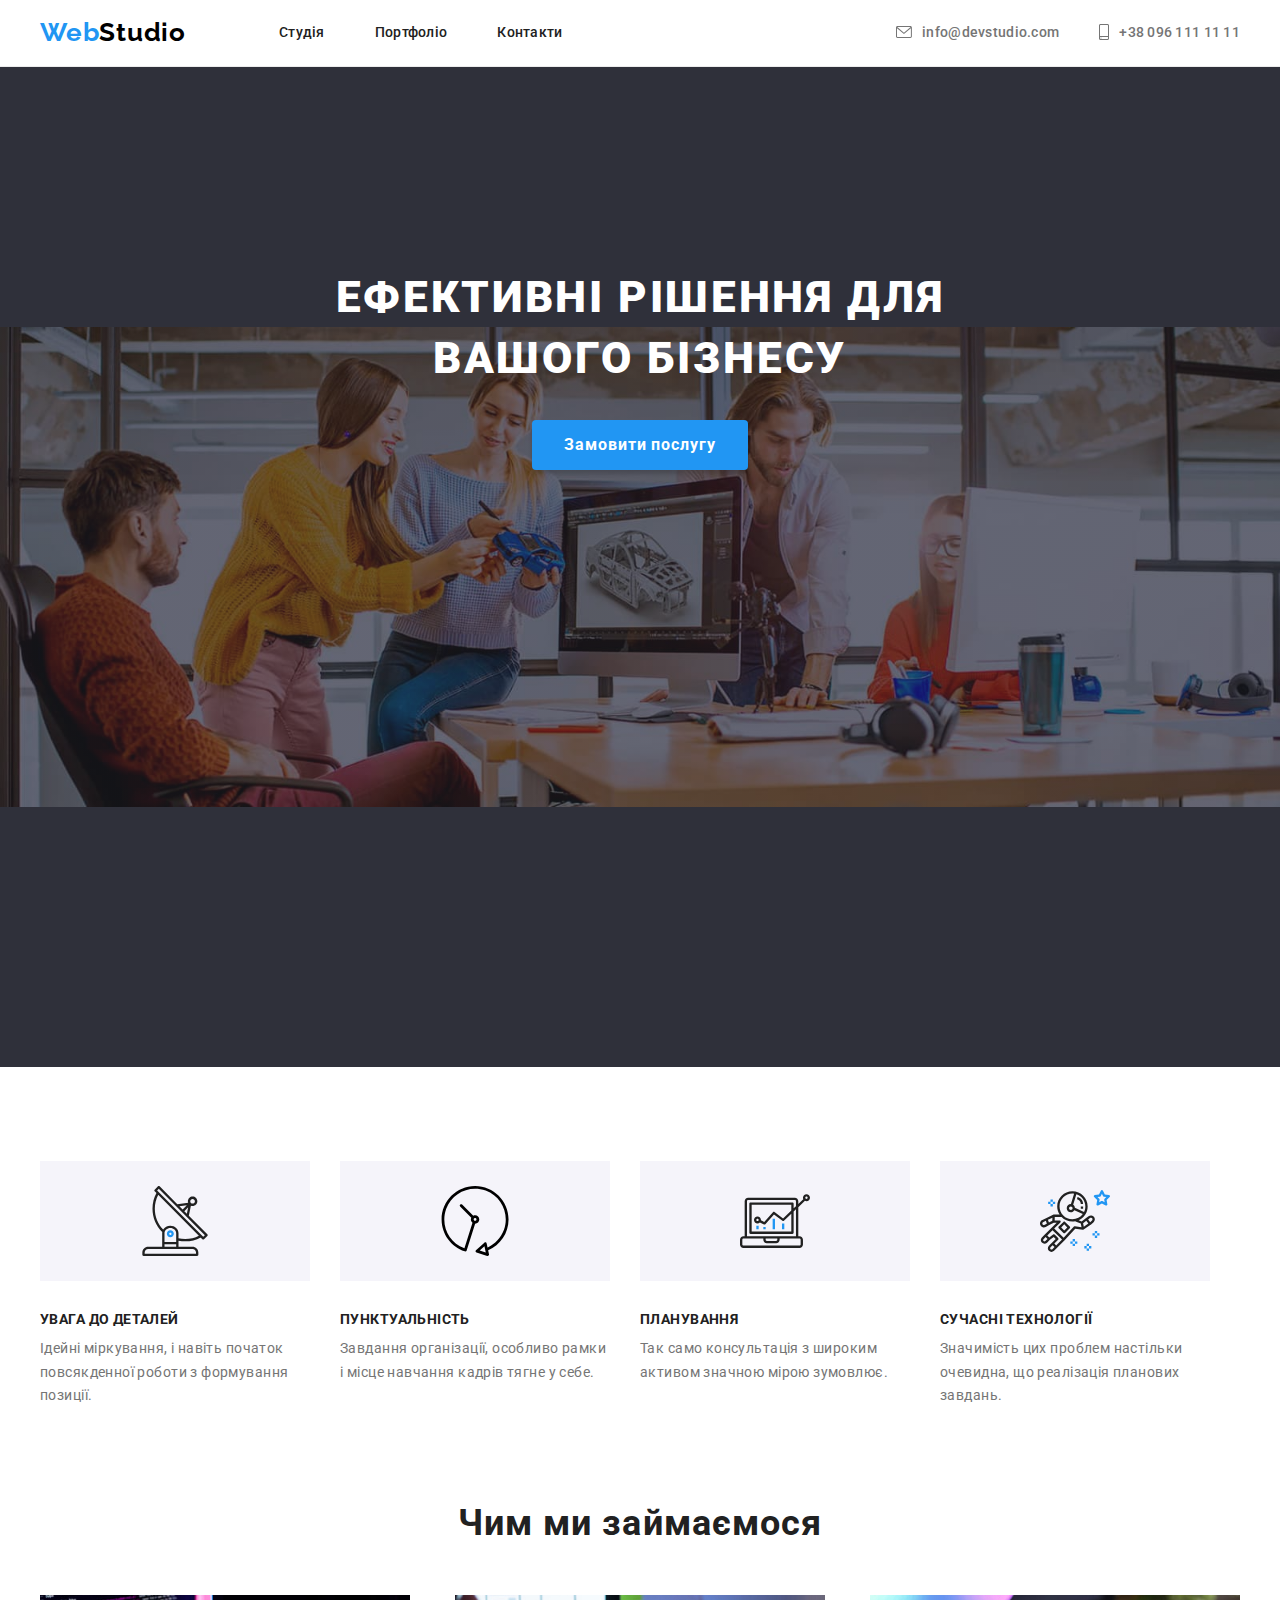
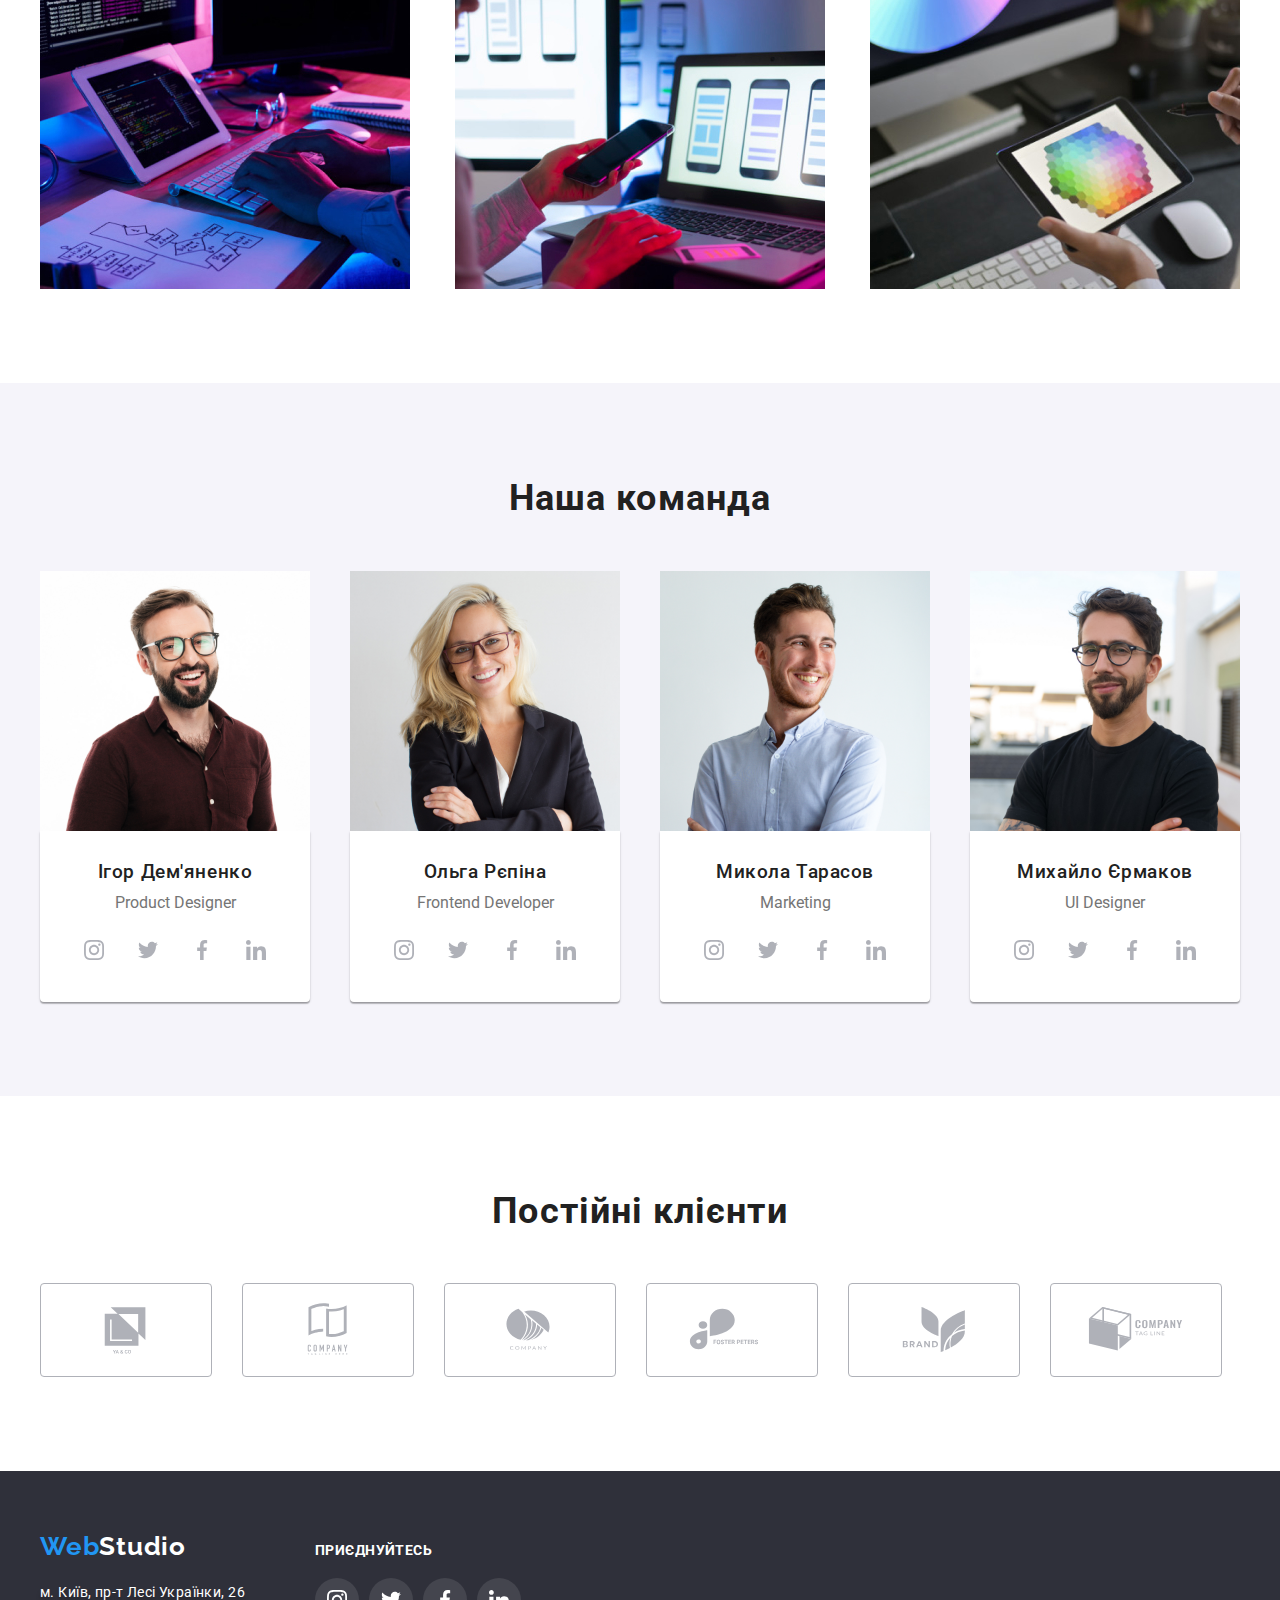
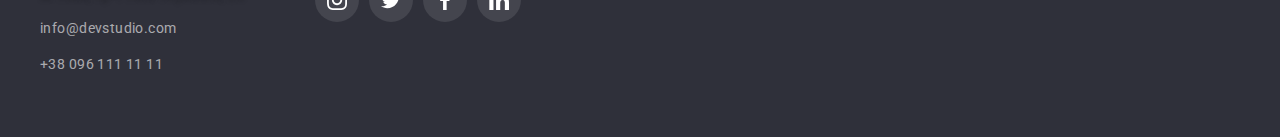
<file: index.html>
<!DOCTYPE html>
<html lang="uk">
<head>
    <meta charset="UTF-8">
    <meta http-equiv="X-UA-Compatible" content="IE=edge">
    <meta name="viewport" content="width=device-width, initial-scale=1.0">
    <link rel="preconnect" href="https://fonts.googleapis.com">
    <link rel="preconnect" href="https://fonts.gstatic.com" crossorigin>
    <link href="https://fonts.googleapis.com/css2?family=Raleway:wght@700&family=Roboto:wght@400;500;700;900&display=swap"rel="stylesheet">
    <link rel="stylesheet" href="https://cdnjs.cloudflare.com/ajax/libs/modern-normalize/1.1.0/modern-normalize.min.css"
        integrity="sha512-wpPYUAdjBVSE4KJnH1VR1HeZfpl1ub8YT/NKx4PuQ5NmX2tKuGu6U/JRp5y+Y8XG2tV+wKQpNHVUX03MfMFn9Q=="
        crossorigin="anonymous" referrerpolicy="no-referrer" />
    <link rel="stylesheet" href="./css/styles.css">
    <title>Document</title>
</head>

<body class="body">

    <!-- Header page-->

<header class="header">

 <div class="container ">

    <div class="header-flexbox">
            <!-- Links -->
            
            <nav class="navigation">
            
                <!-- Logo WebStudio-->
            
                <a href="./index.html" lang="en" class="logo-header link"><span class="web-logo">Web</span>Studio</a>
            
                <ul class="list link-header-list">
                    <li><a class="link homepage" href="./index.html">Студія</a></li>
                    <li><a class="link portfolio-header" href="./portfolio.html">Портфоліо</a></li>
                    <li><a class="link contacts-header-menu" href="#">Контакти</a></li>
                </ul>
            </nav>
            
            <!--Contact information-->
            
            <ul class="list contacts-item">
                <li><a class=" header-mail" href="https://www.info@devstudio.com"><svg class="envelope" width="16" height="12"><use href="./images/sprite.svg#icon-envelope"></use></svg> info@devstudio.com</a></li>
                <li><a class=" header-phone" href="+380961111111"><svg class="smartphone" width="10" height="16">
                    <use href="./images/sprite.svg#icon-smartphone"></use>
                </svg>+38 096 111 11 11</a></li>
            </ul>

    </div>
    



</div>


</header>

    <!-- Main content-->

    <main>

        <!--Hero block-->

       
        <section class="hero-section">

            <div class="container">

                <h1 class="headline">Ефективні рішення для <br /> вашого бізнесу</h1>
                
                <button class="button-hero" type="button">Замовити послугу</button>
            </div>

        </section>
     
        <!--Our team-->

        <section class="benefits-section">
            
            <div class="container">

                            <h2 class="visually-hidden">Наші переваги</h2>
                            
                            <ul class="list benefits-list">
                                <li class="benefits-list-item">
                                    <div class="benefits-box">
                                        <svg width="70" height="70">
                                            <use href="./images/sprite.svg#icon-antenna"></use>
                                        </svg>
                                    </div>
                                    <h3 class="heading-benefits">увага до деталей</h3>
                                    <p class="benefits-description">Ідейні міркування, і навіть початок повсякденної роботи з формування позиції.
                                    </p>
                                </li>
                                <li class="benefits-list-item">
                                    <div class="benefits-box">
                                        <svg width="70" height="70">
                                            <use href="./images/sprite.svg#icon-Vector"></use>
                                        </svg>
                                    </div>
                                    <h3 class="heading-benefits">пунктуальність</h3>
                                    <p class="benefits-description">Завдання організації, особливо рамки і місце навчання кадрів тягне у себе.</p>
                                </li>
                                <li class="benefits-list-item">
                                    <div class="benefits-box">
                                        <svg width="70" height="70">
                                            <use href="./images/sprite.svg#icon-diagram"></use>
                                        </svg>
                                    </div>
                                    <h3 class="heading-benefits">планування</h3>
                                    <p class="benefits-description">Так само консультація з широким активом значною мірою зумовлює.</p>
                                </li>
                                <li class="benefits-list-item">
                                    <div class="benefits-box" >
                                        <svg width="70" height="70">
                                            <use href="./images/sprite.svg#icon-astronaut"></use>
                                        </svg>
                                    </div>
                                    <!--<svg class="benefits-box">
                                        <use href="./images/sprite.svg#icon-astronaut" class="benefits-item"  width="70" heigt="70"></use>
                                    </svg>-->
                                    <h3 class="heading-benefits">сучасні технології</h3>
                                    <p class="benefits-description">Значимість цих проблем настільки очевидна, що реалізація планових завдань.</p>
                                </li>
                            </ul>

            </div>
            

        </section>

        <!--What we create-->

        <section class="what-we-do-section block">

            <div class="container">

                <h2 class="what-we-do-heading">Чим ми займаємося</h2>
                <ul class="list what-we-do-list">
                    <li><a class="link" href="/">
                            <img src="./images/box1.jpg" alt="персональний пк" width="370">
                        </a></li>
                    <li><a class="link" href="/">
                            <img src="./images/img.jpg" alt="смартфон" width="370">
                        </a></li>
                    <li><a class="link" href="/">
                            <img src="./images/img(1).jpg" alt="планшет" width="370">
                        </a></li>
                
                </ul>

            </div>
            
        </section>

        <!--Our team-->

        <section class="our-team-section block">

            <div class="container">
                            <h2 class="our-team-heading">Наша команда</h2>
                            <ul class="list team-members">
                                <li>
                                    <img src="./images/team1.jpg" alt="дизайнер" width="270">

                                    <div class="crew">
                                        <h3 class="names">Ігор Дем'яненко</h3>
                                        <p class="position" lang="en">Product Designer</p>

                                        <ul class="list social-list">

                                            <li class="social-item">

                                                <a class="link social-link" href="https://www.google.com.ua/">
                                                    <svg class="logo-media" width="20" height="20">
                                                        <use href="./images/sprite.svg#icon-instagram"></use>
                                                    </svg>
                                                </a>
                                            </li>

                                            <li class="social-item">
                                                <a class="link social-link" href="https://www.google.com.ua/">
                                                    <svg class="logo-media" width="20" height="20">
                                                        <use href="./images/sprite.svg#icon-twitter"></use>
                                                    </svg>
                                                </a>
                                            </li>

                                            <li class="social-item">
                                                <a class="link social-link" href="https://www.google.com.ua/">
                                                    <svg class="logo-media" width="20" height="20">
                                                        <use href="./images/sprite.svg#icon-facebook"></use>
                                                    </svg>
                                                </a>
                                            </li>
                                            <li class="social-item">
                                                <a class="link social-link" href="https://www.google.com.ua/">
                                                    <svg class="logo-media" width="20" height="20">
                                                        <use href="./images/sprite.svg#icon-linkedin"></use>
                                                    </svg>
                                                </a>
                                            </li>
                                        </ul>

                                    </div>

                                </li>
                                <li>
                            
                                    <img src="./images/team2.jpg" alt="фронт-енд розробник" width="270">

                                    <div class="crew">
                                        <h3 class="names">Ольга Рєпіна</h3>
                                        <p class="position" lang="en">Frontend Developer</p>

                                        <ul class="list social-list">
                                        
                                            <li class="social-item">
                                        
                                                <a class="link social-link" href="https://www.google.com.ua/">
                                                    <svg class="logo-media" width="20" height="20">
                                                        <use href="./images/sprite.svg#icon-instagram"></use>
                                                    </svg>
                                                </a>
                                            </li>
                                        
                                            <li class="social-item">
                                                <a class="link social-link" href="https://www.google.com.ua/">
                                                    <svg class="logo-media" width="20" height="20">
                                                        <use href="./images/sprite.svg#icon-twitter"></use>
                                                    </svg>
                                                </a>
                                            </li>
                                        
                                            <li class="social-item">
                                                <a class="link social-link" href="https://www.google.com.ua/">
                                                    <svg class="logo-media" width="20" height="20">
                                                        <use href="./images/sprite.svg#icon-facebook"></use>
                                                    </svg>
                                                </a>
                                            </li>
                                            <li class="social-item">
                                                <a class="link social-link" href="https://www.google.com.ua/">
                                                    <svg class="logo-media" width="20" height="20">
                                                        <use href="./images/sprite.svg#icon-linkedin"></use>
                                                    </svg>
                                                </a>
                                            </li>
                                        </ul>
                                    </div>
                            
                                </li>
                                <li>
                            
                                    <img src="./images/team3.jpg" alt="маркетолог" width="270">

                                    <div class="crew">
                                        <h3 class="names">Микола Тарасов</h3>
                                        <p class="position" lang="en">Marketing</p>

                                        <ul class="list social-list">
                                        
                                            <li class="social-item">
                                        
                                                <a class="link social-link" href="https://www.google.com.ua/">
                                                    <svg class="logo-media" width="20" height="20">
                                                        <use href="./images/sprite.svg#icon-instagram"></use>
                                                    </svg>
                                                </a>
                                            </li>
                                        
                                            <li class="social-item">
                                                <a class="link social-link" href="https://www.google.com.ua/">
                                                    <svg class="logo-media" width="20" height="20">
                                                        <use href="./images/sprite.svg#icon-twitter"></use>
                                                    </svg>
                                                </a>
                                            </li>
                                        
                                            <li class="social-item">
                                                <a class="link social-link" href="https://www.google.com.ua/">
                                                    <svg class="logo-media" width="20" height="20">
                                                        <use href="./images/sprite.svg#icon-facebook"></use>
                                                    </svg>
                                                </a>
                                            </li>
                                            <li class="social-item">
                                                <a class="link social-link" href="https://www.google.com.ua/">
                                                    <svg class="logo-media" width="20" height="20">
                                                        <use href="./images/sprite.svg#icon-linkedin"></use>
                                                    </svg>
                                                </a>
                                            </li>
                                        </ul>
                                    </div>

                                </li>
                                <li>
                            
                                    <img src="./images/team4.jpg" alt="UI дизайнер" width="270">

                                    <div class="crew">
                                        <h3 class="names">Михайло Єрмаков</h3>
                                        <p class="position" lang="en">UI Designer</p>

                                        <ul class="list social-list">
                                        
                                            <li class="social-item">
                                        
                                                <a class="link social-link" href="https://www.google.com.ua/">
                                                    <svg class="logo-media" width="20" height="20">
                                                        <use href="./images/sprite.svg#icon-instagram"></use>
                                                    </svg>
                                                </a>
                                            </li>
                                        
                                            <li class="social-item">
                                                <a class="link social-link" href="https://www.google.com.ua/">
                                                    <svg class="logo-media" width="20" height="20">
                                                        <use href="./images/sprite.svg#icon-twitter"></use>
                                                    </svg>
                                                </a>
                                            </li>
                                        
                                            <li class="social-item">
                                                <a class="link social-link" href="https://www.google.com.ua/">
                                                    <svg class="logo-media" width="20" height="20">
                                                        <use href="./images/sprite.svg#icon-facebook"></use>
                                                    </svg>
                                                </a>
                                            </li>
                                            <li class="social-item">
                                                <a class="link social-link" href="https://www.google.com.ua/">
                                                    <svg class="logo-media" width="20" height="20">
                                                        <use href="./images/sprite.svg#icon-linkedin"></use>
                                                    </svg>
                                                </a>
                                            </li>
                                        </ul>
                                    </div>
                                
                                </li>
                            
                            
                            </ul>
                
            </div>

    
            



        </section>

        <!--Clients-->

        <section class="clients-section block">

            <div class="container">

                <h2 class="our-clients-heading">Постійні клієнти</h2>

            <ul class="list clients-list">

                <li class="clients-item">
                    <a class="link clients-link" href="https://www.google.com.ua/">
                        <svg class="logo-clients" width="106" height="60">
                        <use href="./images/sprite.svg#icon-Logo1"></use>
                    </svg>
                </a> 
                </li>

                <li class="clients-item">
                    <a class="link clients-link" href="https://www.google.com.ua/">
                        <svg class="logo-clients" width="106" height="60">
                            <use href="./images/sprite.svg#icon-Logo2"></use>
                        </svg>
                    </a>
                </li>

                <li class="clients-item">
                    <a class="link clients-link" href="https://www.google.com.ua/">
                        <svg class="logo-clients" width="106" height="60">
                            <use href="./images/sprite.svg#icon-Logo3"></use>
                        </svg>
                    </a>
                </li>

                <li class="clients-item">
                    <a class="link clients-link" href="https://www.google.com.ua/">
                        <svg class="logo-clients" width="106" height="60">
                            <use href="./images/sprite.svg#icon-Logo4"></use>
                        </svg>
                    </a>
                </li>

                <li class="clients-item">
                    <a class="link clients-link" href="https://www.google.com.ua/">
                        <svg class="logo-clients" width="106" height="60">
                            <use href="./images/sprite.svg#icon-Logo5"></use>
                        </svg>
                    </a>
                </li>

                <li class="clients-item">
                    <a class="link clients-link" href="https://www.google.com.ua/">
                        <svg class="logo-clients" width="106" height="60">
                            <use href="./images/sprite.svg#icon-Logo6"></use>
                        </svg>
                    </a>
                </li>
            
            </ul>

            </div>
        </section>

    </main>

    <!--Footer pages-->

    <footer class="footer">

        <div class="container footer-box">
            <div>
                <!--Logo-->
                <a href="./index.html" lang="en" class="link logo-footer"><span class="web-logo">Web</span>Studio</a>
                
                <address>
                    <ul class="list address-list-footer">
                
                        <li class="source"><a class="link map-address" href="https://goo.gl/maps/CPtrU1FHBa2aNyZL9" target="_blank"
                                rel="noopener noreferrer nofollow">м.
                                Київ, пр-т Лесі Українки, 26</a>
                        </li>
                        <li class="source">
                            <a class="link contacts-footer" href="https://www.info@devstudio.com">info@devstudio.com</a>
                        </li>
                        <li>
                            <a class="link contacts-footer" href="+38096-111-1111">+38 096 111 11 11</a>
                        </li>
                
                    </ul>
                
                </address>
            </div>
            
            <div>

                <h3 class="footer-header">приєднуйтесь</h3>
                
                
                <ul class="list social-list">
                
                    <li class="social-item">
                
                        <a class="link social-link-footer" href="https://www.google.com.ua/">
                            <svg class="logo-media" width="20" height="20">
                                <use href="./images/sprite.svg#icon-instagram"></use>
                            </svg>
                        </a>
                    </li>
                
                    <li class="social-item">
                        <a class="link social-link-footer" href="https://www.google.com.ua/">
                            <svg class="logo-media" width="20" height="20">
                                <use href="./images/sprite.svg#icon-twitter"></use>
                            </svg>
                        </a>
                    </li>
                
                    <li class="social-item">
                        <a class="link social-link-footer" href="https://www.google.com.ua/">
                            <svg class="logo-media" width="20" height="20">
                                <use href="./images/sprite.svg#icon-facebook"></use>
                            </svg>
                        </a>
                    </li>
                    <li class="social-item">
                        <a class="link social-link-footer" href="https://www.google.com.ua/">
                            <svg class="logo-media" width="20" height="20">
                                <use href="./images/sprite.svg#icon-linkedin"></use>
                            </svg>
                        </a>
                    </li>
                </ul>
            </div>

            

        </div>


    </footer>

</body>

</html>
</file>
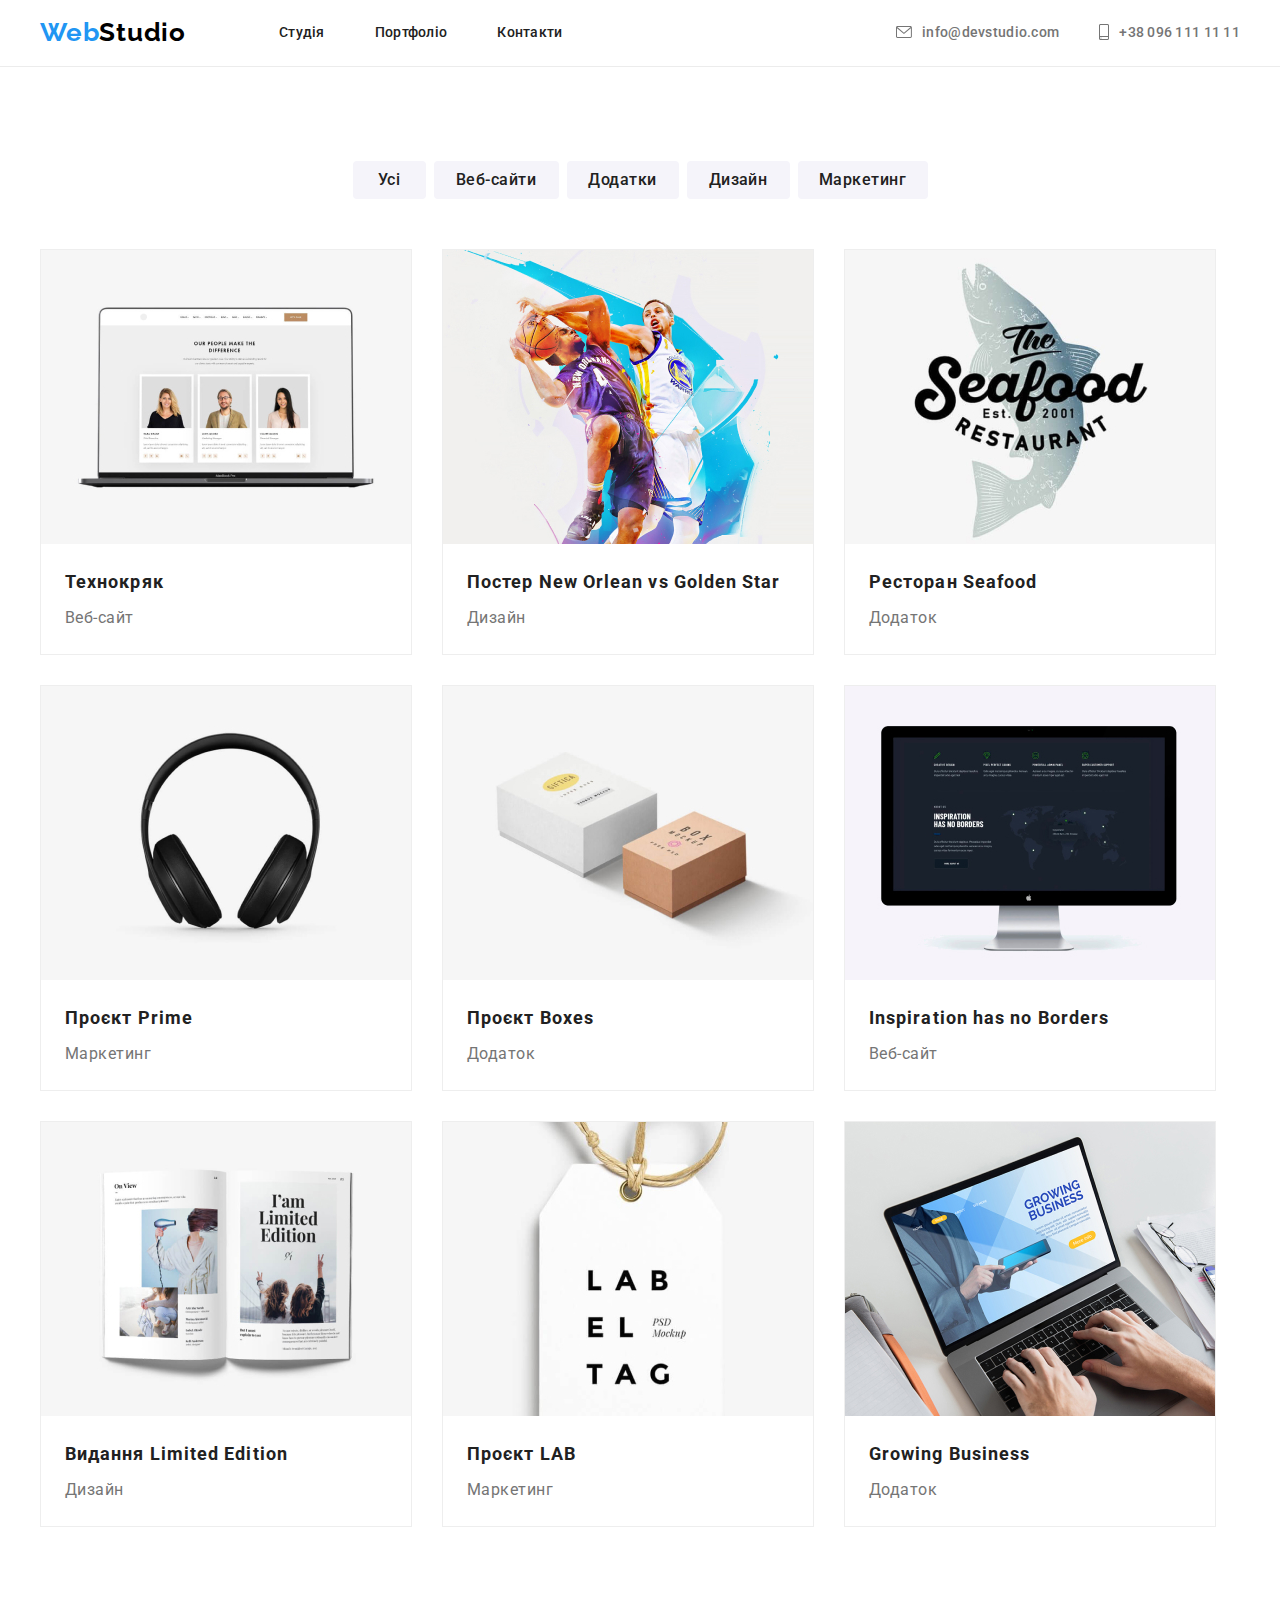
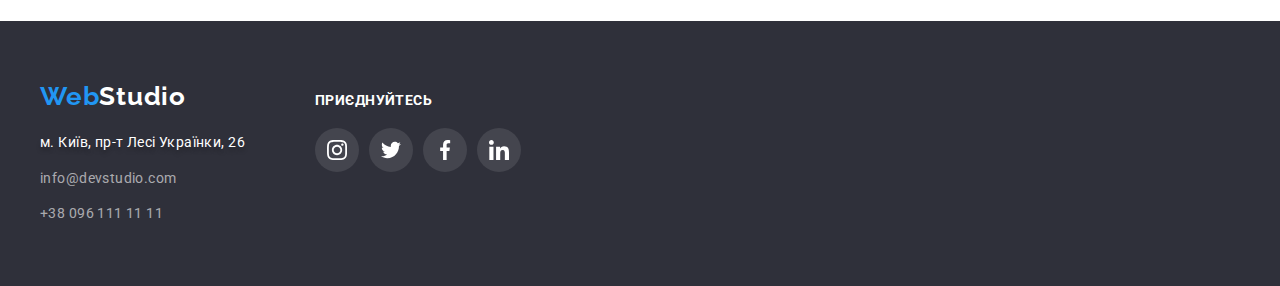
<file: portfolio.html>
<!DOCTYPE html>
<html lang="en">
<head>
    <meta charset="UTF-8">
    <meta http-equiv="X-UA-Compatible" content="IE=edge">
    <meta name="viewport" content="width=device-width, initial-scale=1.0">
    <link rel="preconnect" href="https://fonts.googleapis.com">
    <link rel="preconnect" href="https://fonts.gstatic.com" crossorigin>
    <link href="https://fonts.googleapis.com/css2?family=Raleway:wght@700&family=Roboto:wght@400;500;700;900&display=swap" rel="stylesheet">
    <link rel="stylesheet" href="https://cdnjs.cloudflare.com/ajax/libs/modern-normalize/1.1.0/modern-normalize.min.css"
        integrity="sha512-wpPYUAdjBVSE4KJnH1VR1HeZfpl1ub8YT/NKx4PuQ5NmX2tKuGu6U/JRp5y+Y8XG2tV+wKQpNHVUX03MfMFn9Q=="
        crossorigin="anonymous" referrerpolicy="no-referrer" />
    <link rel="stylesheet" href="./css/styles.css">
    <title>Document</title>
</head>
<body class="body portfolio-body">

    <!-- Header page-->
    
    <header class="header">
    
        <div class="container">
    
        <div class="header-flexbox">
            <!-- Links -->
        
            <nav class="navigation">
        
                <!-- Logo WebStudio-->
        
                <a href="./index.html" lang="en" class="logo-header link"><span class="web-logo">Web</span>Studio</a>
        
                <ul class="list link-header-list">
                    <li><a class="link main-page" href="./index.html">Студія</a></li>
                    <li><a class="link portfolio-page-menu" href="./portfolio.html">Портфоліо</a></li>
                    <li><a class="link contacts-header-menu" href="#">Контакти</a></li>
                </ul>
            </nav>
        
            <!--Contact information-->
        
            <ul class="list contacts-item">
                <li>
                    <a class=" header-mail" href="https://www.info@devstudio.com">
                        <svg class="envelope" width="16" height="12">
                        <use href="./images/sprite.svg#icon-envelope"></use>
                        </svg> info@devstudio.com
                    </a>
                </li>
                <li>
                    <a class=" header-phone" href="+380961111111">
                        <svg class="smartphone" width="10" height="16">
                        <use href="./images/sprite.svg#icon-smartphone"></use>
                        </svg>+38 096 111 11 11
                    </a>
                </li>
            </ul>
        
        </div>
    
        </div>
    
    </header>

<!-- Main content-->

<main>
 
                    <section class="block">
                        <div class="container">
                            <h1 class="visually-hidden">Портфоліо проектів</h1>
                            
                            
                            <!--Filter buttons-->
                                <ul class="list filter-buttons-list">
                                    <li><button class="filter-buttons all-button" type="button">Усі</button></li>
                                    <li><button class="filter-buttons web-button" type="button">Веб-сайти</button></li>
                                    <li><button class="filter-buttons app-button" type="button">Додатки</button></li>
                                    <li><button class="filter-buttons design-button" type="button">Дизайн</button></li>
                                    <li><button class="filter-buttons marketing-button" type="button">Маркетинг</button></li>
                                
                                </ul>

                            <!-- Portfolio projects-->
                            
                                                            <ul class="list projects-portfolio-list">
                                                            
                                                                <li class="card">
                                                                    <a class="link  link-card" href="#">
                                                                        <img src="./images/images-portfolio/img1.jpg" alt="ноутбук" width="370">
                                                            
                                                                        <div class="card-portfolio">
                                                                            <h3 class="portfolio-projects">Технокряк</h3>
                                                                            <p class="description-project">Веб-сайт</p>
                                                                        </div>
                                                            
                                                                    </a>
                                                            
                                                                </li>
                                                            
                                                                <li class="card">
                                                                    <a class="link link-card" href="#">
                                                                        <img src="./images/images-portfolio/img2.jpg" alt=" два баскетболісти" width="370">
                                                            
                                                                        <div class="card-portfolio">
                                                                            <h3 class="portfolio-projects">Постер New Orlean vs Golden Star</h3>
                                                                            <p class="description-project">Дизайн</p>
                                                                        </div>
                                                            
                                                                    </a>
                                                            
                                                                </li>
                                                            
                                                                <li class="card">
                                                                    <a class="link link-card" href="#">
                                                                        <img src="./images/images-portfolio/img3.jpg" alt="логотип ресторану морської кухні" width="370">
                                                            
                                                                        <div class="card-portfolio">
                                                                            <h3 class="portfolio-projects">Ресторан Seafood</h3>
                                                                            <p class="description-project">Додаток</p>
                                                                        </div>
                                                            
                                                                    </a>
                                                            
                                                                </li>
                                                            
                                                                <li class="card">
                                                                    <a class="link link-card" href="#">
                                                                        <img src="./images/images-portfolio/img4.jpg" alt="навушники" width="370">
                                                            
                                                                        <div class="card-portfolio">
                                                                            <h3 class="portfolio-projects">Проєкт Prime</h3>
                                                                            <p class="description-project">Маркетинг</p>
                                                                        </div>
                                                            
                                                                    </a>
                                                            
                                                                </li>
                                                            
                                                                <li class="card">
                                                                    <a class="link link-card" href="#">
                                                                        <img src="./images/images-portfolio/img5.jpg" alt="біла та корричнева коробки" width="370">
                                                            
                                                                        <div class="card-portfolio">
                                                                            <h3 class="portfolio-projects">Проєкт Boxes</h3>
                                                                            <p class="description-project">Додаток</p>
                                                                        </div>
                                                            
                                                                    </a>
                                                            
                                                                </li>
                                                            
                                                                <li class="card">
                                                                    <a class="link link-card" href="#">
                                                                        <img src="./images/images-portfolio/img6.jpg" alt="персональний компьютер" width="370">
                                                            
                                                                        <div class="card-portfolio">
                                                                            <h3 class="portfolio-projects">Inspiration has no Borders</h3>
                                                                            <p class="description-project">Веб-сайт</p>
                                                                        </div>
                                                            
                                                                    </a>
                                                            
                                                                </li>
                                                            
                                                                <li class="card">
                                                                    <a class="link link-card" href="#">
                                                                        <img src="./images/images-portfolio/img7.jpg" alt="відкрита книга" width="370">
                                                            
                                                                        <div class="card-portfolio">
                                                                            <h3 class="portfolio-projects">Видання Limited Edition</h3>
                                                                            <p class="description-project">Дизайн</p>
                                                                        </div>
                                                            
                                                                    </a>
                                                            
                                                                </li>
                                                            
                                                                <li class="card">
                                                                    <a class="link link-card" href="#">
                                                                        <img src="./images/images-portfolio/img8.jpg" alt="етикетка" width="370">
                                                            
                                                                        <div class="card-portfolio">
                                                                            <h3 class="portfolio-projects">Проєкт LAB</h3>
                                                                            <p class="description-project">Маркетинг</p>
                                                                        </div>
                                                            
                                                                    </a>
                                                            
                                                                </li>
                                                            
                                                                <li class="card">
                                                                    <a class="link link-card" href="#">
                                                                        <img src="./images/images-portfolio/img9.jpg" alt="друк на клавіатурі" width="370">
                                                            
                                                                        <div class="card-portfolio">
                                                                            <h3 class="portfolio-projects">Growing Business</h3>
                                                                            <p class="description-project">Додаток</p>
                                                                        </div>
                                                            
                                                                    </a>
                                                            
                                                                </li>
                                                            
                                                            </ul>

                            


                        </div>
                        
                    
                    </section>
    
</main>

<!--Footer pages-->

    <footer class="footer">
    
        <div class="container footer-box">
            <div>
                <!--Logo-->
                <a href="./index.html" lang="en" class="link logo-footer"><span class="web-logo">Web</span>Studio</a>
    
                <address>
                    <ul class="list address-list-footer">
    
                        <li class="source"><a class="link map-address" href="https://goo.gl/maps/CPtrU1FHBa2aNyZL9"
                                target="_blank" rel="noopener noreferrer nofollow">м.
                                Київ, пр-т Лесі Українки, 26</a>
                        </li>
                        <li class="source">
                            <a class="link contacts-footer" href="https://www.info@devstudio.com">info@devstudio.com</a>
                        </li>
                        <li>
                            <a class="link contacts-footer" href="+38096-111-1111">+38 096 111 11 11</a>
                        </li>
    
                    </ul>
    
                </address>
            </div>
    
            <div>
    
                <h3 class="footer-header">приєднуйтесь</h3>
    
    
                <ul class="list social-list">
    
                    <li class="social-item">
    
                        <a class="link social-link-footer" href="https://www.google.com.ua/">
                            <svg class="logo-media" width="20" height="20">
                                <use href="./images/sprite.svg#icon-instagram"></use>
                            </svg>
                        </a>
                    </li>
    
                    <li class="social-item">
                        <a class="link social-link-footer" href="https://www.google.com.ua/">
                            <svg class="logo-media" width="20" height="20">
                                <use href="./images/sprite.svg#icon-twitter"></use>
                            </svg>
                        </a>
                    </li>
    
                    <li class="social-item">
                        <a class="link social-link-footer" href="https://www.google.com.ua/">
                            <svg class="logo-media" width="20" height="20">
                                <use href="./images/sprite.svg#icon-facebook"></use>
                            </svg>
                        </a>
                    </li>
                    <li class="social-item">
                        <a class="link social-link-footer" href="https://www.google.com.ua/">
                            <svg class="logo-media" width="20" height="20">
                                <use href="./images/sprite.svg#icon-linkedin"></use>
                            </svg>
                        </a>
                    </li>
                </ul>
            </div>
    
    
    
        </div>
    
    
    </footer>

</body>

</html>
</file>
<file: css/styles.css>
:root {
    --background-color-body: #FFFFFF;
    --background-color-second: #2F303A;
    --background-color-our-team-section: #F5F4FA;
    --background-color-hero-button-hover: #188CE8;
    --background-color-hero-button-focus: #188CE8;
    --background-color-hero-button: #2196F3;
    --background-colors-filter-button: #F5F4FA;
    --background-colors-filter-button-hover-focus-active: #2196F3;
    --background-color-benefits-card: #f5f4fa;
    --color-header-border-bottom: #ECECEC;
    --color-portfolio-card-border: #EEEEEE;
    --color-text-button-hero: #FFFFFF;
    --color-text-button-filter: #212121;
    --color-text-button-filter-active: #FFFFFF;
    --color-web-logo: #2196F3;
    --color-logo-header: #000000;
    --color-logo-footer: #FFFFFF;
    --color-shadow-body: 0px 4px 4px rgba(0, 0, 0, 0.25);
    --color-header-menu: #212121;
    --color-header-menu-hover-focus: #2196F3;
    --color-header-mail-hover-focus: #2196F3;
    --color-heading: #212121;
    --color-map-address: #FFFFFF;
    --color-map-address-shadow: #00000040;
    --color-contacts-footer: #ffffff99;
    --color-map-email-phone-hover-focus: #2196f3;
    --color-items: #AFB1B8;
    --color-footer-social: #ffffff1a;
    --main-text-color: #757575;
    --main-text-color-second: #FFFFFF;

}

.body,
.portfolio-body {
    font-family: 'Roboto', sans-serif;
    font-size: 16px;

    background-color: var(--background-color-body);
    box-shadow: var(--color-shadow-body);

    color: var(--main-text-color);

    margin: 0 auto;
    

}

.container {
    width: 1200px;

    margin: 0 auto;

    padding-left: 15px;
    padding-right: 15px; 
    
}

.block {
    padding-top: 94px;
    padding-bottom: 94px;

}

.link,
.list  { 
    list-style-type: none;
    text-decoration: none;

    color: inherit;

    margin-top: 0;
    margin-bottom: 0;
    margin-right: 0;
    padding-left: 0;
}

p {
    margin-top: 0;
    margin-bottom: 0;
    margin-right: 0;
}

h1,
h2,
h3  {
margin-top: 0;

color: var(--color-heading);

text-align: center;

}

img {
    display: block;
    max-width: 100%;
    height: auto;

   
    
}

/*Header*/
/*Logotype WebStudio*/

.header {
    font-weight: 500;
    font-size: 14px;
    letter-spacing: 0.02em;
    line-height: 1.2em;

    background-color: var(--background-color-body);
   
    padding-top: 24px;
    padding-bottom: 25px;
    border-bottom: 1px solid var(--color-header-border-bottom);

}


.header-flexbox,
.navigation,
.link-header-list,
.contacts-item {
    display: flex;
}

.header-flexbox {
   
    justify-content: space-between;
}

.navigation {
    align-items: center;
    gap: 93px;
}

.link-header-list {
    gap: 50px;
}

.contacts-item {
    gap: 40px;
}


.logo-header,.logo-footer:link  {
    font-family: 'Raleway';
    font-weight: 700;
    font-size: 26px;
    letter-spacing: 0.03em;
    
}
.logo-header:link{
    color: var(--color-logo-header);
}

.logo-header:visited
{
  color: var(--color-logo-header);
}

.logo-footer:link {
    color: var(--color-logo-footer);
}

.logo-footer:visited {
    color: var(--color-logo-footer);
}

.web-logo {
    color: var(--color-web-logo);
}

.homepage:hover,
.homepage:focus,
.main-page:hover,
.main-page:focus,
.portfolio-header:hover,
.portfolio-header:focus,
.contacts-header-menu:hover,
.contacts-header-menu:focus {
    color: var(--color-header-menu-hover-focus);

    
}

.portfolio-header, 
.contacts-header-menu,
.homepage,
.main-page,
.portfolio-page-menu {
    color: var(--color-header-menu);

    padding-top:  32px;
    padding-bottom: 32px;
}

.homepage:visited {
    color: var(--color-header-menu-hover-focus);
}

.header-mail,
.header-phone {
    display: flex;
    align-items: center;
    gap: 10px;
   
    color: var(--main-text-color);
    text-decoration: none;

}

.envelope,
.smartphone {
    fill: currentColor;
}

.header-mail:hover,
.header-mail:focus {
    color: var(--color-header-mail-hover-focus);

    text-decoration: underline;
}

.header-phone:hover,
.header-phone:focus {
    color: var(--color-header-mail-hover-focus);
}

.portfolio-page-menu:visited {
    color: var(--color-header-menu-hover-focus)
}

.main-page,
.contacts-header-menu {
    color: var(--color-header-menu);
}

/*main-content index.html*/

.hero-section {

    max-width: 1600px;
    min-height: 600px;
    background-repeat: no-repeat;
    background-position: center;
    background-size: contain;

    background-color: var(--background-color-second);
    background-image: linear-gradient(rgba(47, 48, 58, 0.4),
     rgba(47, 48, 58, 0.4)),
    url("../images/Img-hero-background.jpg");
    

    padding-top: 200px;
    padding-bottom: 200px;
    margin: 0 auto;
}


.headline {
    font-weight: 900;
    font-size: 44px;
    line-height: 1.4em;
    text-align: center;
    letter-spacing: 0.06em;
    text-transform: uppercase;
    
    color: var(--main-text-color-second);

    margin-top: 0;
    margin-bottom: 30px;
   
}

.button-hero {
    width: 216px;
    height: 50px;
    border-radius: 4px;
    
    cursor: pointer;

    font-family: inherit;
    font-weight: 700;
    font-size: 16px;
    line-height: 1.9em;
    letter-spacing: 0.06em;

    background-color: var(--background-color-hero-button);
    border: none;
    color: var(--color-text-button-hero);
    box-shadow: 0px 4px 4px rgba(0, 0, 0, 0.15);

    display: block;
    margin: auto;

}

.button-hero:hover {
    background-color: var(--background-color-hero-button-hover);
  
}
.button-hero:focus {
    background-color: var(--background-color-hero-button-focus);
}

.benefits-section {
    background-color: var(--background-color-body);

    padding-top: 94px;
}

.visually-hidden {
    position: absolute;
    white-space: nowrap;
    width: 1px;
    height: 1px;
    overflow: hidden;
    border: 0;
    padding: 0;
    clip: rect(0 0 0 0);
    clip-path: inset(50%);
    margin: -1px;
}


.benefits-list {
    display: flex;
    gap: 30px;
    
}

.benefits-list-item {
    width: 270px;
    
}

.benefits-box {
    display: flex;
    align-items: center;
    justify-content: center;

    background-color: var(--background-color-benefits-card);

    width: 270px;
    height: 120px;
    margin-bottom: 30px;
    
}

.heading-benefits{

    font-weight: 700;
    font-size: 14px;
    letter-spacing: 0.03em;
    text-transform: uppercase;
    text-align: left;

    margin-bottom: 10px;
}

.benefits-description {
   
    font-size: 14px;
    line-height: 1.7em;
    letter-spacing: 0.03em;
     
}

.what-we-do-section {
    background-color: var(--background-color-body);

}

.what-we-do-heading {
    
    font-weight: 700;
    font-size: 36px;
    letter-spacing: 0.03em;
    line-height: 1.2em;

    color: var(--color-heading);

    margin-bottom: 50px;

}


.what-we-do-list {
    display: flex;
    justify-content: space-between;
    
}

.our-team-section {
    background-color: var(--background-color-our-team-section);
    
}

.our-team-heading {

    font-weight: 700;
    font-size: 36px;
    letter-spacing: 0.03em;
    line-height: 1.2em;

    color: var(--color-heading);

    margin-bottom: 50px;

}

.team-members {
    display: flex;
    justify-content: space-between;
}

.crew {
    padding-top: 30px;
    padding-bottom: 30px;   
    width: 270px;

    background-color: var(--background-color-body);

    border-bottom-left-radius: 4px;
    border-bottom-right-radius: 4px;
    box-shadow: 0px 1px 3px rgba(0, 0, 0, 0.12),
                0px 1px 1px rgba(0, 0, 0, 0.14),
                0px 2px 1px rgba(0, 0, 0, 0.2);
}

.names {
    
    font-weight: 500;
    letter-spacing: 0.03em;
    line-height: 1.2em;

    color: var(--color-heading);

    margin-bottom: 10px;
        
   
}

.position {
    text-align: center;
    margin-bottom: 16px;
}

.social-list {
    display: flex;
    gap: 10px;
    justify-content: center;
}

.social-item {
    width: 44px;
    height: 44px;
    border-radius: 22px;
}

.social-link,
.social-link-footer {
    display: flex;
    align-items: center;
    justify-content: center;

    width: 100%;
    height: 100%;
    border-radius: 50%;

    cursor: pointer;

    color: var(--color-items);
}

.logo-media {
    fill: currentColor;
}

.social-link:hover,
.social-link:focus,
.social-link-footer:hover,
.social-link-footer:focus {
    color: var(--background-color-body);
    background-color: var(--background-color-hero-button);

}

.clients-section {
    background-color: var(--background-color-body);
}


.our-clients-heading {
    font-weight: 700;
    font-size: 36px;
    letter-spacing: 0.03em;
    line-height: 1.2em;
    
    color: var(--color-heading);
    
    margin-bottom: 50px;
}

.clients-list {
    display: flex;
    gap: 30px;
}

.clients-item {
    width: 170px;
    height: 92px;

    border: 1px solid var(--color-items);
    border-radius: 4px;
    
}

.clients-link{
    display: flex;
    align-items: center;
    justify-content: center;

    width: 100%;
    height: 100%;

    cursor: pointer;
   
    color: var(--color-items);
   
}

.logo-clients {
    fill: currentColor;

}

.clients-link:hover,
.clients-link:focus,
.clients-item:hover,
.clients-item:focus {
    color: var(--background-color-hero-button-focus);
    border-color: var(--background-color-hero-button-focus);

}


/*main-content-portfolio.html*/


.filter-buttons-list {
    display: flex;
    gap: 8px;
    align-items: center;
    justify-content: center;

    margin-bottom: 50px;

}


.filter-buttons {
    height: 38px;
    border: none;
    border-radius: 4px;

    cursor: pointer;

    font-family: inherit;
    font-weight: 500;
    font-size: 16px;
    line-height: 1.6em;
    letter-spacing: 0.03em;

    background-color: var(--background-colors-filter-button);
    color: var(--color-text-button-filter);
    
    text-align: center;
    
}

.filter-buttons:hover,
.filter-buttons:focus {
    background-color: var(--background-colors-filter-button-hover-focus-active);
    color: var(--color-text-button-filter-active);
    border-color: var(--background-colors-filter-button-hover-focus-active);
    box-shadow: 0px 3px 1px rgba(0, 0, 0, 0.1),
                0px 1px 2px rgba(0, 0, 0, 0.08),
                0px 2px 2px rgba(0, 0, 0, 0.12);
}

.all-button {
    width: 73px; 
}

.web-button {
    width: 125px;
}

.app-button {
    width: 112px; 
}

.design-button {
    width: 103px;
}

.marketing-button {
    width: 130px;

}


.projects-portfolio-list {
    display: flex;
    flex-wrap: wrap;
    gap: 30px;

}


.card-portfolio {
    padding: 20px 24px;

    /*border: 1px solid;
    border-color: var(--color-portfolio-card-border);*/
  
}


.card {
    width: 370px;
    height: 404px;
    border: 1px solid;
    border-color: var(--color-portfolio-card-border);

}


.link-card  {
    display: flex;
    align-items: flex-start;
    flex-direction: column;

    width: 100%;
    height: 100%;

    cursor: pointer;
    
}

.link-card:hover,
.link-card:focus {
    box-shadow: 0px 1px 1px rgba(0, 0, 0, 0.12),
                0px 4px 4px rgba(0, 0, 0, 0.06),
                1px 4px 6px rgba(0, 0, 0, 0.16);
}

.portfolio-projects {

    font-weight: 700;
    font-size: 18px;
    line-height: 2em;
    letter-spacing: 0.06em;

    color: var(--color-heading);

    text-align: left;
    margin-bottom: 4px;

}

.description-project {
    line-height: 1.8em;
    letter-spacing: 0.03em;

    color: var(--main-text-color);
}

/*footer*/

.footer {
    background-color: var(--background-color-second);

    padding-top: 60px;
    padding-bottom: 60px;
    
}

.logo-footer {
    display: block;
    margin-bottom: 20px;
}

.address-list-footer {
    
    font-style: normal;
    font-size: 14px;
    line-height: 1.7em;
    letter-spacing: 0.03em;
    
}
.contacts-footer:link {
    color: var(--color-contacts-footer);
}

.map-address:link {
    color: var(--color-map-address);

    text-shadow: 0px 4px 4px var(--color-map-address-shadow);
 
}

.map-address:visited {
    color: var(--color-map-address);
    
}

.map-address:hover,
.map-address:focus,
.contacts-footer:hover,
.contacts-footer:focus     {
    color: var(--color-map-email-phone-hover-focus);
    
}

.contacts-footer:visited {
    color: var(--color-contacts-footer);
}

.source {
    margin-bottom: 12px;
}

.footer-header {
    font-weight: 700;
    font-size: 14px;
    line-height: 1.2px;
    letter-spacing: 0.03em;
    text-transform: uppercase;
    text-align: left;
    
    color: var(--background-color-body);

    margin-bottom: 27px;
   
   
}

.social-link-footer {
    color: var(--background-color-body);
    background-color: var(--color-footer-social);
}

.footer-box {
    display: flex;
    align-items: baseline;
    gap: 70px;
}
</file>
